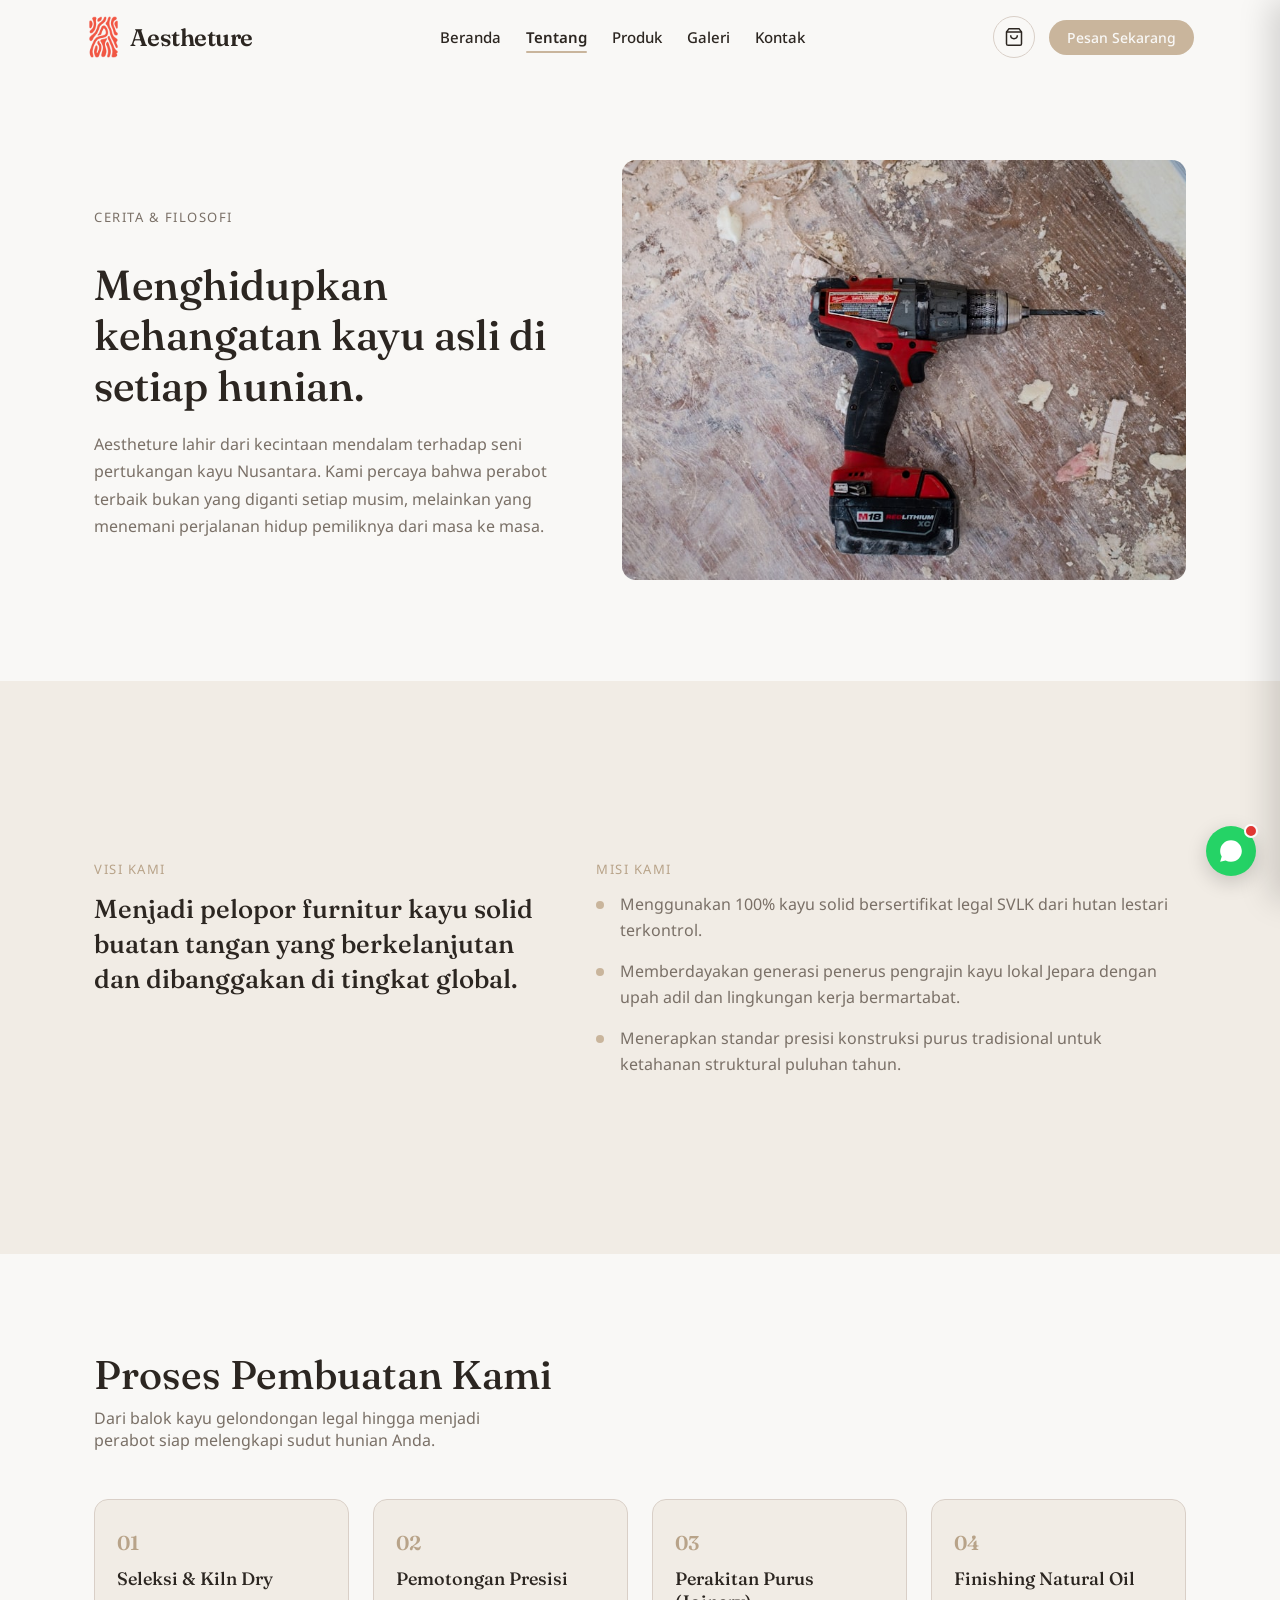
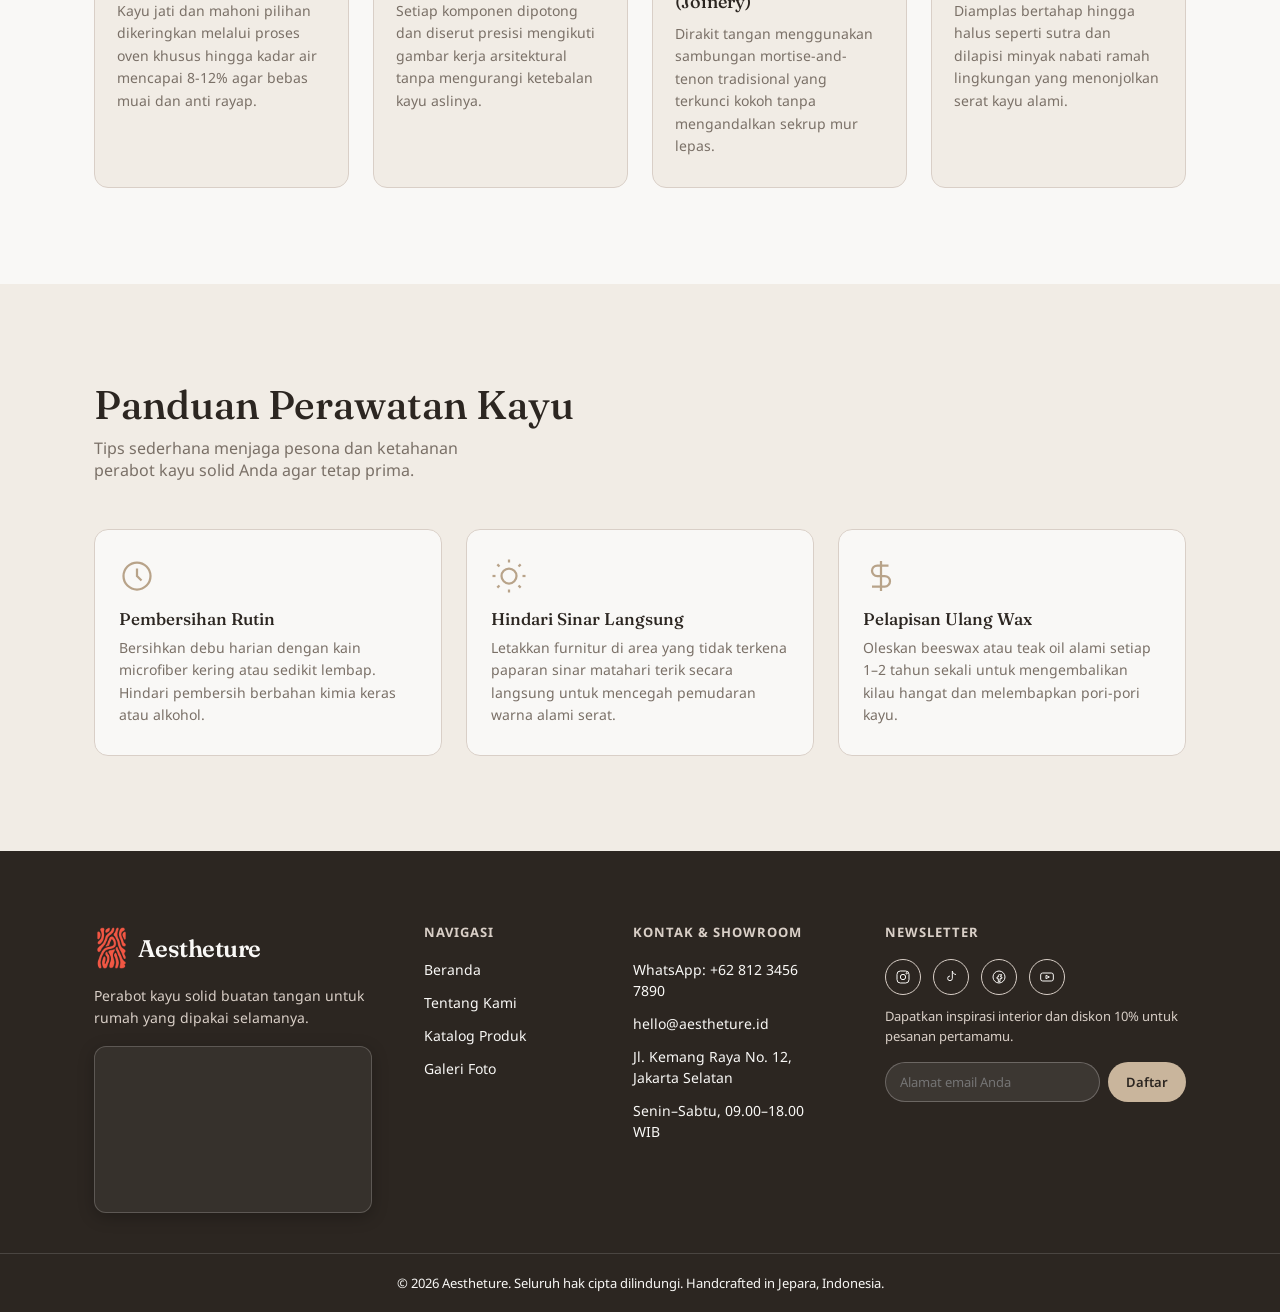
<file: pages/about.html>
<!DOCTYPE html>
<html lang="id">
<head>
    <meta charset="UTF-8">
    <meta name="viewport" content="width=device-width, initial-scale=1.0">
    <title>Aestheture - Tentang Kami &amp; Dedikasi Pengrajin</title>
    <meta name="description" content="Pelajari dedikasi Aestheture dalam merancang furnitur kayu solid Jepara berkualitas tinggi yang dibuat untuk dipakai selamanya.">
    <meta name="theme-color" content="#C9B59C">

    <!-- Open Graph -->
    <meta property="og:type" content="website">
    <meta property="og:title" content="Aestheture - Tentang Kami &amp; Dedikasi Pengrajin">
    <meta property="og:description" content="Cerita di balik setiap serat kayu solid dan dedikasi pengrajin lokal Jepara.">
    <meta property="og:image" content="../assets/photo/about-team.jpg">

    <link rel="stylesheet" href="../assets/css/about.css">
    <link rel="shortcut icon" href="../assets/photo/logo.png" type="image/png">
</head>
<body>
    <header>
        <nav id="navbar">
            <div class="nav-container">
                <a href="../index.html" class="logo">
                    <img src="../assets/photo/logo.png" alt="Aestheture Logo">
                    <span>Aestheture</span>
                </a>
                <input type="checkbox" name="hamburger" id="hamburger" class="hamburger">
                <label for="hamburger" class="hamburger-label" aria-label="Menu navigasi">
                    <span class="bar"></span>
                    <span class="bar"></span>
                    <span class="bar"></span>
                </label>
                <ul class="nav-links">
                    <li><a href="../index.html">Beranda</a></li>
                    <li><a href="about.html" class="active">Tentang</a></li>
                    <li><a href="product.html">Produk</a></li>
                    <li><a href="gallery.html">Galeri</a></li>
                    <li><a href="#kontak">Kontak</a></li>
                </ul>
                <div class="nav-actions">
                    <button class="nav-cart-btn" id="navCartBtn" aria-label="Lihat Keranjang Belanja">
                        <svg viewBox="0 0 24 24" fill="none" stroke="currentColor" stroke-width="1.8">
                            <path d="M6 2L3 6v14a2 2 0 0 0 2 2h14a2 2 0 0 0 2-2V6l-3-4z"/>
                            <line x1="3" y1="6" x2="21" y2="6"/>
                            <path d="M16 10a4 4 0 0 1-8 0"/>
                        </svg>
                        <span class="nav-cart-badge" id="navCartBadge" style="display: none;">0</span>
                    </button>
                    <ul class="nav-cta">
                        <li><a href="product.html">Pesan Sekarang</a></li>
                    </ul>
                </div>
            </div>
        </nav>
    </header>

    <main id="dark">
        <!-- ABOUT HERO -->
        <section class="about-hero">
            <div class="about-hero-content" data-aos="fade-right">
                <span class="eyebrow">Cerita &amp; Filosofi</span>
                <h1>Menghidupkan kehangatan kayu asli di setiap hunian.</h1>
                <p>Aestheture lahir dari kecintaan mendalam terhadap seni pertukangan kayu Nusantara. Kami percaya bahwa perabot terbaik bukan yang diganti setiap musim, melainkan yang menemani perjalanan hidup pemiliknya dari masa ke masa.</p>
            </div>
            <div class="about-hero-image" data-aos="fade-left">
                <img src="../assets/photo/about-team.jpg" alt="Pengrajin kayu Aestheture di bengkel Jepara">
            </div>
        </section>

        <!-- VISI & MISI -->
        <section class="vision-mission">
            <div class="section-inner">
                <div class="vm-grid">
                    <div class="vm-card" data-aos="fade-up">
                        <span class="vm-label">Visi Kami</span>
                        <h2>Menjadi pelopor furnitur kayu solid buatan tangan yang berkelanjutan dan dibanggakan di tingkat global.</h2>
                    </div>
                    <div class="vm-card" data-aos="fade-up" data-aos-delay="100">
                        <span class="vm-label">Misi Kami</span>
                        <ul>
                            <li>Menggunakan 100% kayu solid bersertifikat legal SVLK dari hutan lestari terkontrol.</li>
                            <li>Memberdayakan generasi penerus pengrajin kayu lokal Jepara dengan upah adil dan lingkungan kerja bermartabat.</li>
                            <li>Menerapkan standar presisi konstruksi purus tradisional untuk ketahanan struktural puluhan tahun.</li>
                        </ul>
                    </div>
                </div>
            </div>
        </section>

        <!-- CRAFTSMANSHIP JOURNEY -->
        <section class="craft-journey">
            <div class="section-inner">
                <h2 class="section-title" data-aos="fade-up">Proses Pembuatan Kami</h2>
                <p class="section-sub" data-aos="fade-up" data-aos-delay="100">Dari balok kayu gelondongan legal hingga menjadi perabot siap melengkapi sudut hunian Anda.</p>
                <div class="journey-grid">
                    <div class="journey-card" data-aos="fade-up" data-aos-delay="100">
                        <span class="journey-step">01</span>
                        <h3>Seleksi &amp; Kiln Dry</h3>
                        <p>Kayu jati dan mahoni pilihan dikeringkan melalui proses oven khusus hingga kadar air mencapai 8-12% agar bebas muai dan anti rayap.</p>
                    </div>
                    <div class="journey-card" data-aos="fade-up" data-aos-delay="200">
                        <span class="journey-step">02</span>
                        <h3>Pemotongan Presisi</h3>
                        <p>Setiap komponen dipotong dan diserut presisi mengikuti gambar kerja arsitektural tanpa mengurangi ketebalan kayu aslinya.</p>
                    </div>
                    <div class="journey-card" data-aos="fade-up" data-aos-delay="300">
                        <span class="journey-step">03</span>
                        <h3>Perakitan Purus (Joinery)</h3>
                        <p>Dirakit tangan menggunakan sambungan mortise-and-tenon tradisional yang terkunci kokoh tanpa mengandalkan sekrup mur lepas.</p>
                    </div>
                    <div class="journey-card" data-aos="fade-up" data-aos-delay="400">
                        <span class="journey-step">04</span>
                        <h3>Finishing Natural Oil</h3>
                        <p>Diamplas bertahap hingga halus seperti sutra dan dilapisi minyak nabati ramah lingkungan yang menonjolkan serat kayu alami.</p>
                    </div>
                </div>
            </div>
        </section>

        <!-- WOOD CARE GUIDE -->
        <section class="care-guide">
            <div class="section-inner">
                <h2 class="section-title" data-aos="fade-up">Panduan Perawatan Kayu</h2>
                <p class="section-sub" data-aos="fade-up" data-aos-delay="100">Tips sederhana menjaga pesona dan ketahanan perabot kayu solid Anda agar tetap prima.</p>
                <div class="care-grid">
                    <div class="care-card" data-aos="fade-up" data-aos-delay="100">
                        <span class="care-icon">
                            <svg viewBox="0 0 24 24" fill="none" stroke="currentColor" stroke-width="1.5"><circle cx="12" cy="12" r="9"/><path d="M12 7v5l3 3"/></svg>
                        </span>
                        <h3>Pembersihan Rutin</h3>
                        <p>Bersihkan debu harian dengan kain microfiber kering atau sedikit lembap. Hindari pembersih berbahan kimia keras atau alkohol.</p>
                    </div>
                    <div class="care-card" data-aos="fade-up" data-aos-delay="200">
                        <span class="care-icon">
                            <svg viewBox="0 0 24 24" fill="none" stroke="currentColor" stroke-width="1.5"><circle cx="12" cy="12" r="5"/><line x1="12" y1="1" x2="12" y2="3"/><line x1="12" y1="21" x2="12" y2="23"/><line x1="4.22" y1="4.22" x2="5.64" y2="5.64"/><line x1="18.36" y1="18.36" x2="19.78" y2="19.78"/><line x1="1" y1="12" x2="3" y2="12"/><line x1="21" y1="12" x2="23" y2="12"/><line x1="4.22" y1="19.78" x2="5.64" y2="18.36"/><line x1="18.36" y1="5.64" x2="19.78" y2="4.22"/></svg>
                        </span>
                        <h3>Hindari Sinar Langsung</h3>
                        <p>Letakkan furnitur di area yang tidak terkena paparan sinar matahari terik secara langsung untuk mencegah pemudaran warna alami serat.</p>
                    </div>
                    <div class="care-card" data-aos="fade-up" data-aos-delay="300">
                        <span class="care-icon">
                            <svg viewBox="0 0 24 24" fill="none" stroke="currentColor" stroke-width="1.5"><path d="M12 2v20M17 5H9.5a3.5 3.5 0 0 0 0 7h5a3.5 3.5 0 0 1 0 7H6"/></svg>
                        </span>
                        <h3>Pelapisan Ulang Wax</h3>
                        <p>Oleskan beeswax atau teak oil alami setiap 1&ndash;2 tahun sekali untuk mengembalikan kilau hangat dan melembapkan pori-pori kayu.</p>
                    </div>
                </div>
            </div>
        </section>
    </main>

    <!-- FLOATING ACTIONS -->
    <div class="floating-actions">
        <button class="floating-btn floating-top" id="scrollTopBtn" aria-label="Kembali ke atas">
            <svg viewBox="0 0 24 24" fill="none" stroke="currentColor" stroke-width="2"><path d="M18 15l-6-6-6 6"/></svg>
        </button>
        <a href="https://wa.me/6281234567890?text=Halo%20Aestheture,%20saya%20tertarik%20dengan%20koleksi%20furnitur%20Anda." target="_blank" rel="noopener" class="floating-btn floating-whatsapp" aria-label="Konsultasi WhatsApp">
            <span class="badge-pulse"></span>
            <svg viewBox="0 0 24 24"><path d="M12.031 6.172c-3.181 0-5.767 2.586-5.768 5.766-.001 1.298.38 2.27 1.019 3.287l-.711 2.598 2.664-.699c.983.538 1.838.823 2.796.824h.005c3.18 0 5.767-2.586 5.768-5.766.001-3.182-2.585-5.77-5.773-5.77zm3.435 8.163c-.144.404-.836.774-1.17.828-.314.05-.722.073-2.336-.596-1.936-.803-3.178-2.766-3.275-2.894-.095-.129-.778-1.034-.778-1.972 0-.937.49-1.398.665-1.589.175-.19.382-.239.51-.239.128 0 .255.002.366.007.117.006.275-.044.43.329.16.386.547 1.334.595 1.433.048.099.08.214.016.342-.064.129-.096.209-.191.32-.096.112-.202.249-.288.334-.096.096-.197.2-.085.39.112.19.497.819 1.066 1.325.733.653 1.35.856 1.542.951.191.096.319.144.366.223.048.08.048.463-.096.867zM12 2C6.477 2 2 6.477 2 12c0 1.891.524 3.662 1.435 5.176L2 22l4.981-1.306A9.957 9.957 0 0 0 12 22c5.523 0 10-4.477 10-10S17.523 2 12 2z"/></svg>
        </a>
    </div>

    <!-- CART DRAWER / OFF-CANVAS -->
    <div class="cart-overlay" id="cartOverlay" aria-hidden="true"></div>
    <aside class="cart-drawer" id="cartDrawer" role="dialog" aria-modal="true" aria-labelledby="cartTitle" aria-hidden="true">
        <div class="cart-header">
            <div class="cart-header-title">
                <svg viewBox="0 0 24 24" fill="none" stroke="currentColor" stroke-width="1.8">
                    <path d="M6 2L3 6v14a2 2 0 0 0 2 2h14a2 2 0 0 0 2-2V6l-3-4z"/>
                    <line x1="3" y1="6" x2="21" y2="6"/>
                    <path d="M16 10a4 4 0 0 1-8 0"/>
                </svg>
                <h3 id="cartTitle">Keranjang Belanja</h3>
                <span class="cart-count-badge" id="cartHeaderCount">0 item</span>
            </div>
            <button class="cart-close-btn" id="cartCloseBtn" aria-label="Tutup keranjang belanja">&times;</button>
        </div>

        <div class="cart-body" id="cartBody">
            <!-- Dynamically populated by script.js -->
        </div>

        <div class="cart-footer" id="cartFooter">
            <div class="cart-promo-banner">
                <svg viewBox="0 0 24 24" fill="none" stroke="currentColor" stroke-width="1.8"><rect x="1" y="3" width="15" height="13"/><polygon points="16 8 20 8 23 11 23 16 16 16 16 8"/><circle cx="5.5" cy="18.5" r="2.5"/><circle cx="18.5" cy="18.5" r="2.5"/></svg>
                <span>Gratis Ongkir &amp; Perakitan Jabodetabek</span>
            </div>
            <div class="cart-summary-row">
                <span>Subtotal</span>
                <span class="cart-total-price" id="cartTotalPrice">Rp 0</span>
            </div>
            <p class="cart-tax-note">Harga sudah termasuk asuransi &amp; garansi struktur 5 tahun.</p>
            <div class="cart-footer-actions">
                <a href="#" class="btn-checkout-wa" id="cartCheckoutBtn" target="_blank" rel="noopener">
                    <svg viewBox="0 0 24 24"><path d="M12.031 6.172c-3.181 0-5.767 2.586-5.768 5.766-.001 1.298.38 2.27 1.019 3.287l-.711 2.598 2.664-.699c.983.538 1.838.823 2.796.824h.005c3.18 0 5.767-2.586 5.768-5.766.001-3.182-2.585-5.77-5.773-5.77zm3.435 8.163c-.144.404-.836.774-1.17.828-.314.05-.722.073-2.336-.596-1.936-.803-3.178-2.766-3.275-2.894-.095-.129-.778-1.034-.778-1.972 0-.937.49-1.398.665-1.589.175-.19.382-.239.51-.239.128 0 .255.002.366.007.117.006.275-.044.43.329.16.386.547 1.334.595 1.433.048.099.08.214.016.342-.064.129-.096.209-.191.32-.096.112-.202.249-.288.334-.096.096-.197.2-.085.39.112.19.497.819 1.066 1.325.733.653 1.35.856 1.542.951.191.096.319.144.366.223.048.08.048.463-.096.867zM12 2C6.477 2 2 6.477 2 12c0 1.891.524 3.662 1.435 5.176L2 22l4.981-1.306A9.957 9.957 0 0 0 12 22c5.523 0 10-4.477 10-10S17.523 2 12 2z"/></svg>
                    Checkout via WhatsApp
                </a>
                <button type="button" class="btn-clear-cart" id="clearCartBtn">Kosongkan Keranjang</button>
            </div>
        </div>
    </aside>

    <!-- CART TOAST NOTIFICATION -->
    <div class="cart-toast" id="cartToast" role="status" aria-live="polite">
        <div class="cart-toast-content">
            <div class="cart-toast-icon">
                <svg viewBox="0 0 24 24" fill="none" stroke="currentColor" stroke-width="2.5"><polyline points="20 6 9 17 4 12"/></svg>
            </div>
            <div class="cart-toast-text">
                <strong id="toastTitle">Berhasil ditambahkan!</strong>
                <p id="toastDesc">Produk masuk ke keranjang.</p>
            </div>
            <button type="button" class="cart-toast-btn" id="toastOpenCart">Lihat</button>
        </div>
    </div>

    <footer id="kontak">
        <div class="footer-inner">
            <div class="footer-brand" data-aos="fade-up">
                <a href="../index.html" class="logo"><img src="../assets/photo/logo.png" alt="Aestheture Logo"><span>Aestheture</span></a>
                <p>Perabot kayu solid buatan tangan untuk rumah yang dipakai selamanya.</p>
                <div class="footer-map">
                    <iframe 
                        src="https://maps.google.com/maps?q=Jl.+Kemang+Raya+No.+12,+Jakarta+Selatan&t=&z=15&ie=UTF8&iwloc=&output=embed" 
                        width="100%" 
                        height="165" 
                        style="border:0;" 
                        allowfullscreen="" 
                        loading="lazy" 
                        referrerpolicy="no-referrer-when-downgrade"
                        title="Peta Lokasi Showroom Aestheture Kemang">
                    </iframe>
                </div>
            </div>
            <div class="footer-links" data-aos="fade-up" data-aos-delay="100">
                <h4>Navigasi</h4>
                <a href="../index.html">Beranda</a>
                <a href="about.html">Tentang Kami</a>
                <a href="product.html">Katalog Produk</a>
                <a href="gallery.html">Galeri Foto</a>
            </div>
            <div class="footer-contact" data-aos="fade-up" data-aos-delay="200">
                <h4>Kontak &amp; Showroom</h4>
                <p><a href="https://wa.me/6281234567890" target="_blank" rel="noopener">WhatsApp: +62 812 3456 7890</a></p>
                <p><a href="mailto:hello@aestheture.id">hello@aestheture.id</a></p>
                <p><a href="https://maps.google.com/?q=Jl.+Kemang+Raya+No.+12,+Jakarta+Selatan" target="_blank" rel="noopener">Jl. Kemang Raya No. 12, Jakarta Selatan</a></p>
                <p>Senin&ndash;Sabtu, 09.00&ndash;18.00 WIB</p>
            </div>
            <div class="footer-newsletter" data-aos="fade-up" data-aos-delay="300">
                <h4>Newsletter</h4>
                <div class="footer-social">
                    <a href="https://instagram.com" target="_blank" rel="noopener" aria-label="Instagram"><svg viewBox="0 0 24 24" fill="none" stroke="currentColor" stroke-width="1.5"><rect x="3" y="3" width="18" height="18" rx="5"/><circle cx="12" cy="12" r="4"/><circle cx="17.5" cy="6.5" r="1"/></svg></a>
                    <a href="https://tiktok.com" target="_blank" rel="noopener" aria-label="TikTok"><svg viewBox="0 0 24 24" fill="none" stroke="currentColor" stroke-width="1.5"><path d="M14 3v11a3.5 3.5 0 1 1-3.5-3.5"/><path d="M14 3c.5 3 2.5 5 5.5 5.3"/></svg></a>
                    <a href="https://facebook.com" target="_blank" rel="noopener" aria-label="Facebook"><svg viewBox="0 0 24 24" fill="none" stroke="currentColor" stroke-width="1.5"><circle cx="12" cy="12" r="9"/><path d="M14 8.5h-1.5A1.5 1.5 0 0 0 11 10v2H9v2.5h2V19h2.5v-4.5H16l.5-2.5h-2V10c0-.3.2-.5.5-.5H16V8.5z"/></svg></a>
                    <a href="https://youtube.com" target="_blank" rel="noopener" aria-label="YouTube"><svg viewBox="0 0 24 24" fill="none" stroke="currentColor" stroke-width="1.5"><rect x="2.5" y="6" width="19" height="12" rx="3"/><path d="M10.5 9.5l5 2.5-5 2.5z"/></svg></a>
                </div>
                <p class="newsletter-lead">Dapatkan inspirasi interior dan diskon 10% untuk pesanan pertamamu.</p>
                <form class="newsletter-form" id="newsletterForm">
                    <input type="email" placeholder="Alamat email Anda" aria-label="Alamat email" required>
                    <button type="submit">Daftar</button>
                </form>
                <p class="newsletter-note" id="newsletterNote" aria-live="polite"></p>
            </div>
        </div>
        <div class="footer-bottom">
            <span>© 2026 Aestheture. Seluruh hak cipta dilindungi. Handcrafted in Jepara, Indonesia.</span>
        </div>
    <script src="../assets/js/script.js"></script>
</body>
</html>
</file>
<file: assets/css/about.css>
@import url('style.css');

/* ============ ABOUT HERO ============ */

.about-hero {
    display: flex;
    align-items: center;
    gap: 48px;
    max-width: 1140px;
    margin: 0 auto;
    padding: 160px 1.5rem 96px;
}

.about-hero-content {
    max-width: 480px;
    flex-shrink: 0;
}

.about-hero-content h1 {
    font-size: clamp(30px, 4vw, 42px);
    line-height: 1.2;
    margin: 16px 0 20px;
}

.about-hero-content p {
    color: var(--text-secondary);
    line-height: 1.7;
}

.about-hero-image img {
    width: 100%;
    height: 420px;
    object-fit: cover;
    border-radius: 14px;
}

/* ============ VISI & MISI ============ */

.vision-mission {
    background-color: var(--bg-alt);
}

.vm-grid {
    display: grid;
    grid-template-columns: 1fr 1.3fr;
    gap: 48px;
    padding-top: 80px;
    padding-bottom: 80px;
}

.vm-label {
    display: inline-block;
    font-size: 13px;
    letter-spacing: 1.5px;
    text-transform: uppercase;
    color: var(--accent);
    margin-bottom: 14px;
}

.vm-card h2 {
    font-size: 26px;
    line-height: 1.35;
}

.vm-card ul {
    list-style: none;
    display: flex;
    flex-direction: column;
    gap: 16px;
}

.vm-card li {
    position: relative;
    padding-left: 24px;
    color: var(--text-secondary);
    line-height: 1.6;
}

.vm-card li::before {
    content: "";
    position: absolute;
    left: 0;
    top: 9px;
    width: 8px;
    height: 8px;
    border-radius: 50%;
    background-color: var(--primary-color);
}

/* ============ CORE VALUES ============ */

.values-grid-alt {
    display: grid;
    grid-template-columns: repeat(4, 1fr);
    gap: 32px;
}

.value-alt-card {
    padding-top: 8px;
    border-top: 2px solid var(--secondary-color);
}

.value-num {
    display: block;
    font-family: var(--font-display);
    font-size: 28px;
    color: var(--secondary-color);
    margin-bottom: 12px;
}

.value-alt-card h3 {
    font-size: 18px;
    margin-bottom: 8px;
}

.value-alt-card p {
    color: var(--text-secondary);
    font-size: 14px;
    line-height: 1.6;
}

/* ============ PARTNERS ============ */

.partners {
    background-color: var(--bg-alt);
}

.partner-grid {
    display: grid;
    grid-template-columns: repeat(3, 1fr);
    gap: 20px;
    margin-bottom: 48px;
}

.partner-logo {
    background-color: var(--bg-color);
    border: 1px solid var(--secondary-color);
    border-radius: 10px;
    padding: 28px 16px;
    text-align: center;
    font-family: var(--font-display);
    font-size: 17px;
    color: var(--text-secondary);
}

.partner-cta {
    display: flex;
    align-items: center;
    justify-content: space-between;
    gap: 20px;
    flex-wrap: wrap;
    background-color: var(--bg-color);
    border: 1px solid var(--secondary-color);
    border-radius: 14px;
    padding: 28px 32px;
}

.partner-cta p {
    font-family: var(--font-display);
    font-size: 20px;
}

/* ============ CRAFTSMANSHIP JOURNEY ============ */

.craft-journey {
    background-color: var(--bg-color);
}

.journey-grid {
    display: grid;
    grid-template-columns: repeat(4, 1fr);
    gap: 24px;
}

.journey-card {
    background-color: var(--bg-alt);
    border: 1px solid var(--secondary-color);
    border-radius: 14px;
    padding: 30px 22px;
    position: relative;
    transition: var(--transition);
}

.journey-card:hover {
    transform: translateY(-4px);
    box-shadow: 0 10px 24px rgba(44, 38, 33, 0.08);
}

.journey-step {
    display: inline-block;
    font-family: var(--font-display);
    font-size: 20px;
    font-weight: 600;
    color: var(--accent);
    margin-bottom: 12px;
}

.journey-card h3 {
    font-size: 18px;
    margin-bottom: 10px;
}

.journey-card p {
    color: var(--text-secondary);
    font-size: 14px;
    line-height: 1.6;
}

/* ============ WOOD CARE GUIDE ============ */

.care-guide {
    background-color: var(--bg-alt);
}

.care-grid {
    display: grid;
    grid-template-columns: repeat(3, 1fr);
    gap: 24px;
}

.care-card {
    background-color: var(--bg-color);
    border: 1px solid var(--secondary-color);
    border-radius: 14px;
    padding: 28px 24px;
}

.care-icon {
    width: 36px;
    height: 36px;
    color: var(--accent);
    margin-bottom: 14px;
    display: inline-block;
}

.care-icon svg {
    width: 100%;
    height: 100%;
}

.care-card h3 {
    font-size: 17px;
    margin-bottom: 8px;
}

.care-card p {
    color: var(--text-secondary);
    font-size: 14px;
    line-height: 1.6;
}

/* ============ RESPONSIVE ============ */

@media (max-width: 960px) {
    .partner-grid {
        grid-template-columns: repeat(2, 1fr);
    }
    .values-grid-alt {
        grid-template-columns: repeat(2, 1fr);
    }
    .journey-grid {
        grid-template-columns: repeat(2, 1fr);
    }
    .care-grid {
        grid-template-columns: 1fr;
    }
}

@media (max-width: 772px) {
    .about-hero {
        flex-direction: column;
        padding-top: 120px;
    }
    .vm-grid {
        grid-template-columns: 1fr;
    }
    .partner-grid {
        grid-template-columns: 1fr;
    }
    .values-grid-alt {
        grid-template-columns: 1fr;
    }
    .journey-grid {
        grid-template-columns: 1fr;
    }
    .partner-cta {
        flex-direction: column;
        align-items: flex-start;
    }
}
</file>
